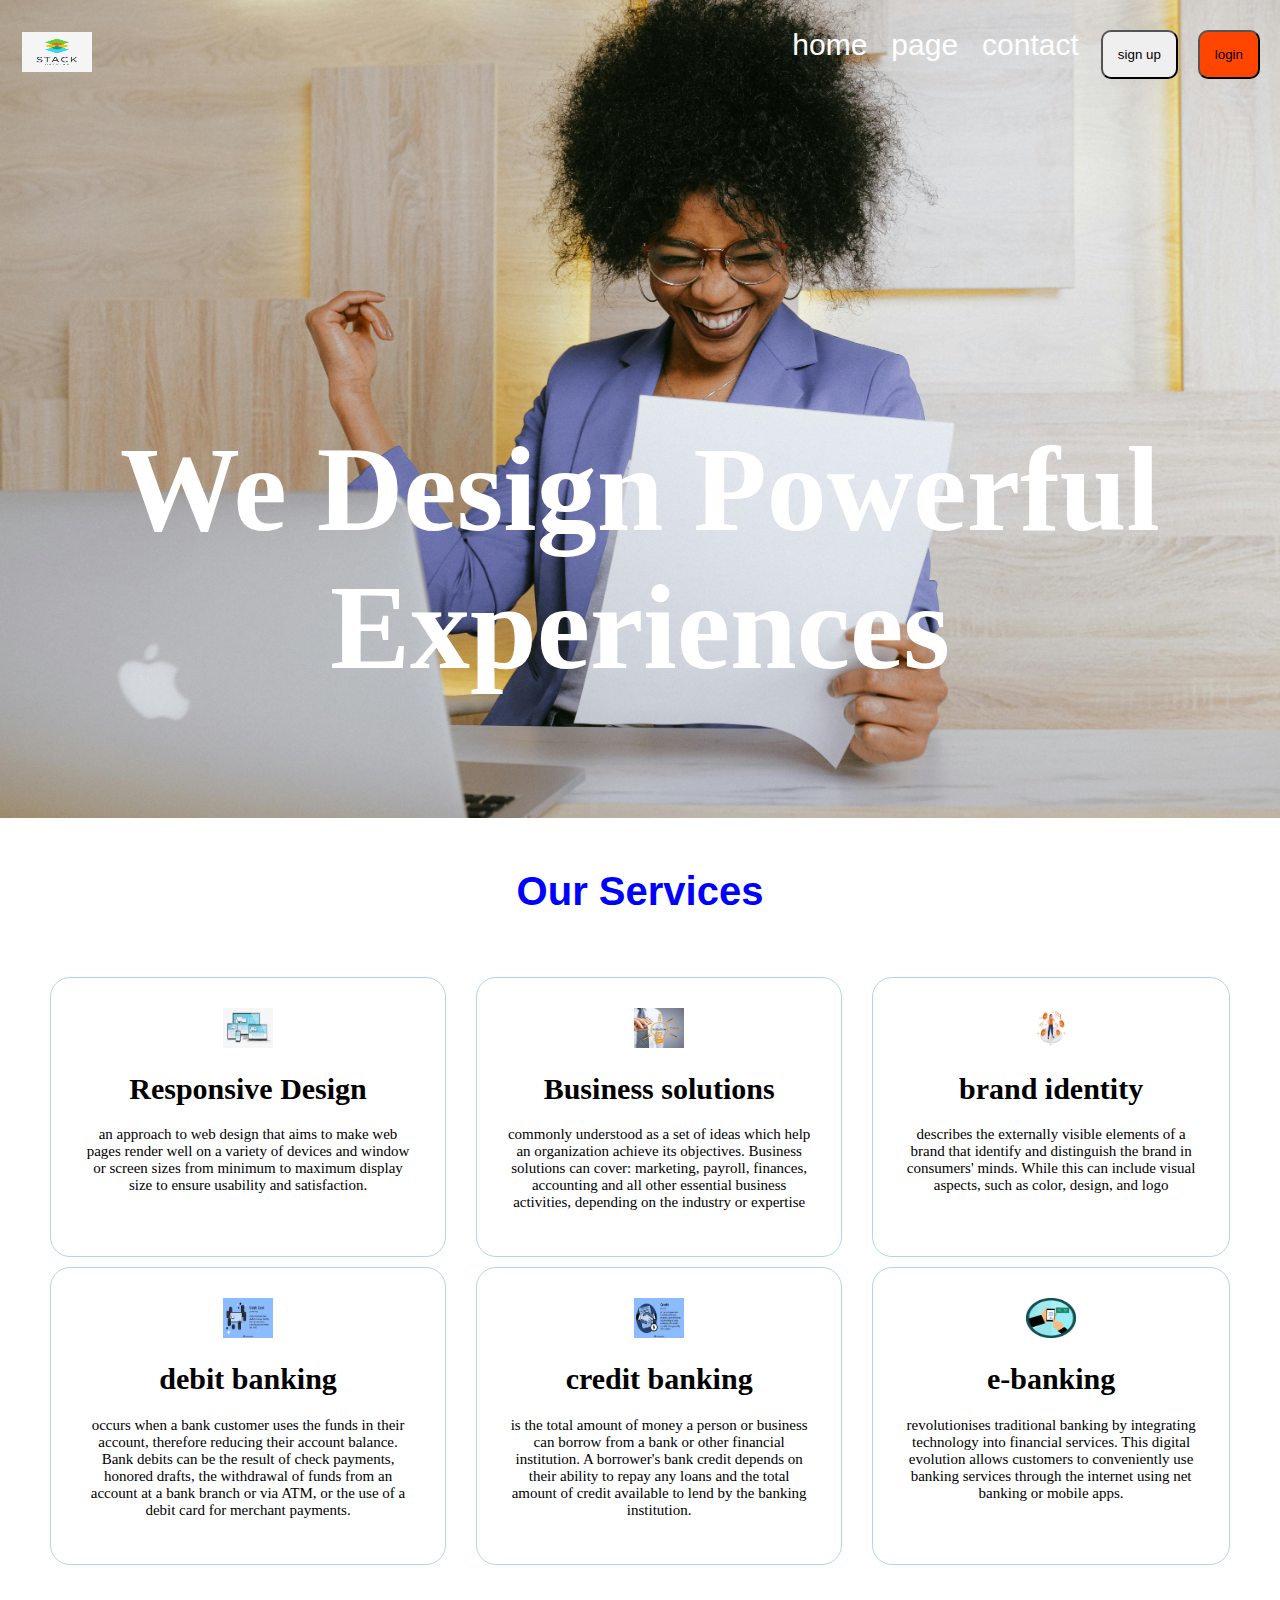
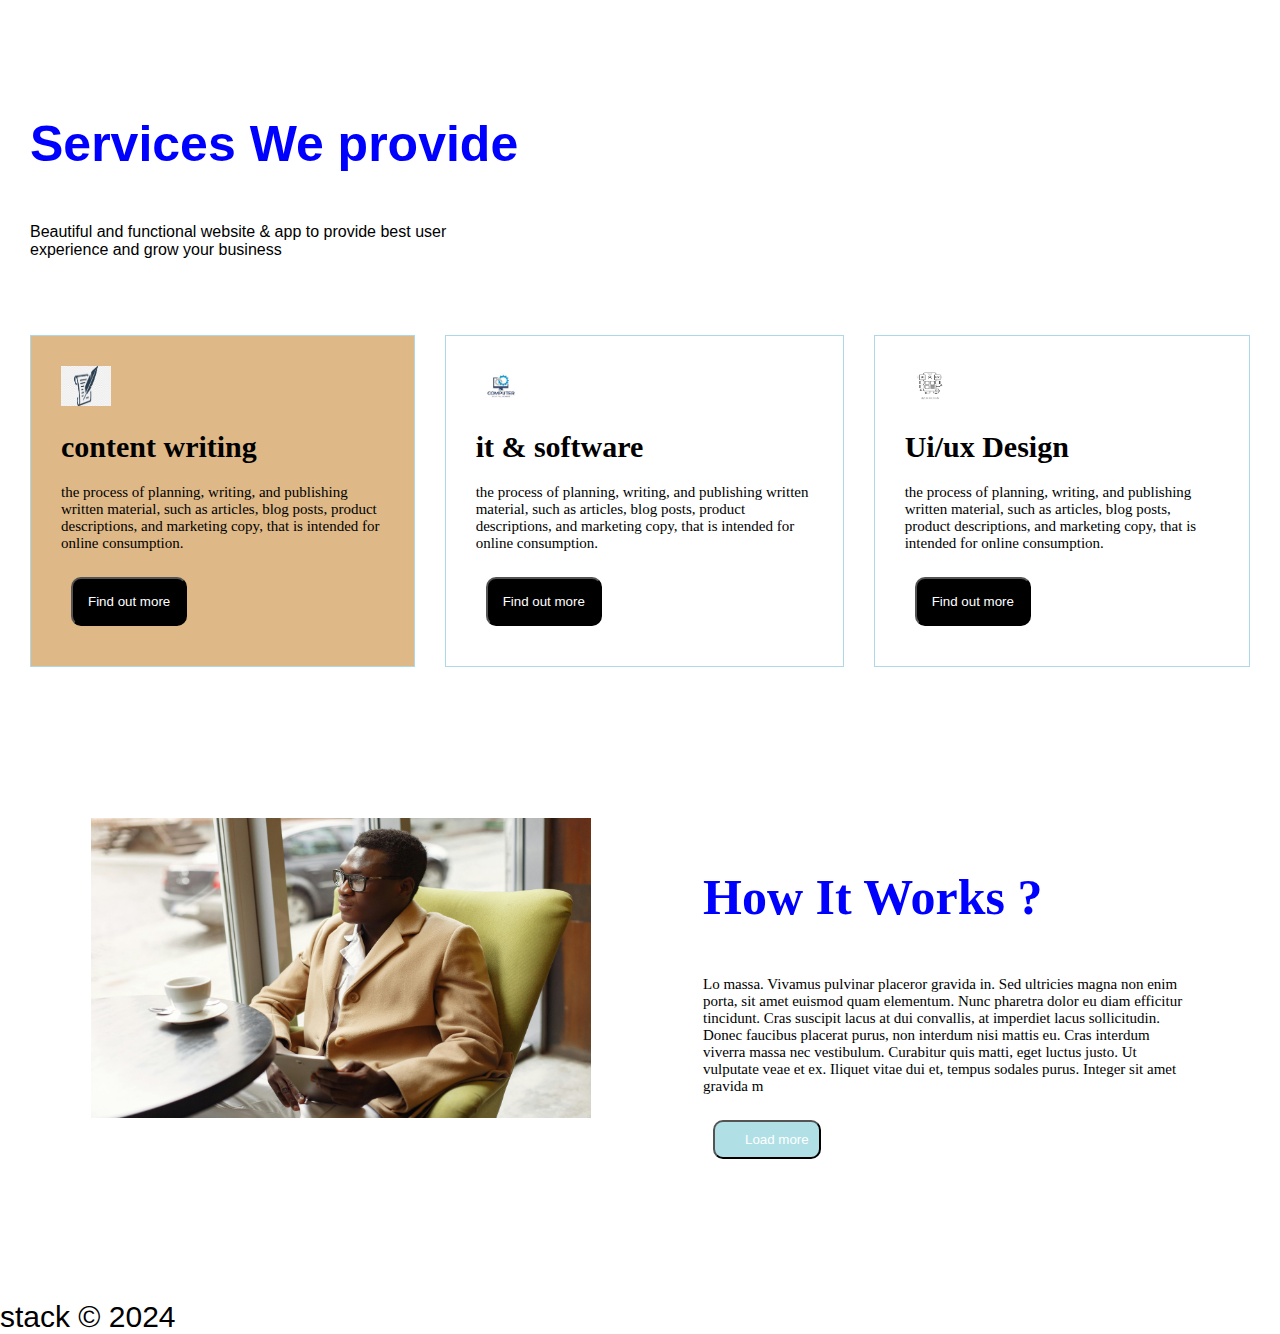
<file: index.html>
<!DOCTYPE html>
<html lang="en">
<head>
    <meta charset="UTF-8">
    <meta name="viewport" content="width=device-width, initial-scale=1.0">
    <title>stack</title>
    <link rel="stylesheet" href="style.css">
</head>
<body>
    <div class="mee">
    <div class="header">
        <a href="#default" class="logo">
            <img src="stack.jpg" alt="" width="70px" height="40px" >
        </a>
        <div class="cee">
        <button class="login">login</button>
        <button class="signup">sign up</button>
        <a class="active" href="#contact">contact</a>
       <a href="#page">page</a>
       <a href="https://www.facebook.com">home</a>
       </div>
        </ul>
        </div>
        <div class="writeup">
            <h1>We Design Powerful<br>
                Experiences
            </h1>
        </div>
    </div>
    <br>
    <h2><span style="color: blue;"> Our Services </h2>
    <div class="grid-container">
        <div class="container1">
            <img src="responsive.jpg" width="50px" height="40px" >
            <h1>Responsive Design</h1>
            <p>an approach to web design that aims to make web pages render well on a variety of devices and window or screen sizes from minimum to maximum display size to ensure usability and satisfaction.
            </p>
        </div>
        <div class="container2">
            <img src="solution.jpg" width="50px" height="40px">
            <h1>Business solutions</h1>
            <p>commonly understood as a set of ideas which help an organization achieve its objectives. Business solutions can cover: marketing, payroll, finances, accounting and all other essential business activities, depending on the industry or expertise
            </p>
        </div>
        <div class="container3">
            <img src="identity.jpg" width="50px" height="40px">
            <h1>brand identity</h1>
            <p> describes the externally visible elements of a brand that identify and distinguish the brand in consumers' minds. While this can include visual aspects, such as color, design, and logo
            </p>
        </div>
        <div class="container4">
            <img src="debit.jpg" width="50px" height="40px">
            <h1>debit banking</h1>
            <p> occurs when a bank customer uses the funds in their account, therefore reducing their account balance. Bank debits can be the result of check payments, honored drafts, the withdrawal of funds from an account at a bank branch or via ATM, or the use of a debit card for merchant payments.
            </p>
        </div>
        <div class="container5">
            <img src="credit.jpg" width="50px" height="40px">
            <h1>credit banking</h1>
            <p> is the total amount of money a person or business can borrow from a bank or other financial institution. A borrower's bank credit depends on their ability to repay any loans and the total amount of credit available to lend by the banking institution.
            </p>
        </div>
        <div class="container6">
            <img src="images.png" width="50px" height="40px">
            <h1>e-banking</h1>
            <p> revolutionises traditional banking by integrating technology into financial services. This digital evolution allows customers to conveniently use banking services through the internet using net banking or mobile apps.
            </p>
        </div>
    </div>
<div class="services">
    <h3><span style="color:blue;"> Services We provide</h3>
    <p>Beautiful and functional website & app to provide
        best user<br>experience and grow your business
    </p>
</div>
    <div class="grid-container1">
<div class="container7">
    <img src="content writing.png" width="50px" height="40px">
    <h1>content writing</h1>
    <p>the process of planning, writing, and publishing written material, such as articles, blog posts, product descriptions, and marketing copy, that is intended for online consumption.</p>
    <button class="findoutmore">Find out more</button>
</div>
<div class="container8">
    <img src="software.jpg" width="50px" height="40px">
    <h1>it & software</h1>
    <p>the process of planning, writing, and publishing written material, such as articles, blog posts, product descriptions, and marketing copy, that is intended for online consumption.</p>
    <button class="findoutmore">Find out more</button>
</div>
<div class="container9">
    <img src="ui.avif" width="50px" height="40px">
    <h1>Ui/ux Design</h1>
    <p>the process of planning, writing, and publishing written material, such as articles, blog posts, product descriptions, and marketing copy, that is intended for online consumption.</p>
    <button class="findoutmore">Find out more</button>
</div>
    </div>
    <div class="grid-container3">
        <div class="container10">
            <img src="business man.jpg" width="500px" height="300px" >
        </div>
        <div class="container11">
<h3><span style="color: blue;"> How It Works ?</h3>
<p>Lo massa. Vivamus pulvinar placeror gravida in. Sed ultricies magna non enim porta, sit amet euismod quam elementum. Nunc pharetra dolor eu diam efficitur tincidunt. Cras suscipit lacus at dui convallis, at imperdiet lacus sollicitudin. Donec faucibus placerat purus, non interdum nisi mattis eu. Cras interdum viverra massa nec vestibulum.
    Curabitur quis matti, eget luctus justo. Ut vulputate veae et ex. Iliquet vitae dui et, tempus sodales purus. Integer sit amet gravida m</p>
    <button class="load">Load more</button>
        </div>
    </div>
    <footer>
        stack © 2024
    </footer>
</body>
</html>
</file>
<file: style.css>
*{
    box-sizing: border-box;
}
.mee{
    background-image: url("we4.jpg");
    min-height: 650px;
    background-position: center;
    background-repeat: no-repeat;
    background-size: cover;
}
body{
margin: 0%;
font-family: Arial, Helvetica, sans-serif;
}
.header{
    overflow: hidden;
    padding: 20px 10px;
}
button.login{
    float: right;
}
button.signup{
    float: right;
}
.header a{
    float: right;
    color: white;
    text-align: center;
    padding: 12px;
    text-decoration: none;
    font-size: 30px;
    line-height: 25px;
    border-radius: 4px;
}
.header a.logo{
    font-size: 25px;
    font-weight: bold;
    float: left;

}
button{
 padding: 15px ; 
 cursor: pointer; 
 border-radius: 10px; 
 margin-top: 10px;
 float: right;
 margin: 10px;
}
button.login{
    color: black;
background-color: orangered;
border-color: black ;
}
.writeup{
    color: white;
    font-family: 'Times New Roman', Times, serif;
    padding: 40px;
    font-size: 60px;
    text-align: center;
    margin-top: 15%;
}
h2{
    font-size: 30px;
    font-family: 'Segoe UI', Tahoma, Geneva, Verdana, sans-serifs;
text-align: center;
}
.grid-container{
    display: grid;
    grid-template-columns: auto auto auto ;
    gap: 10px;
    padding: 30px;
    border-radius: 20px;
    column-gap: 30px;
    margin-bottom: 40px;

  }
  .grid-container>div{
    background-color: white;
    border: 1px solid black;
    border-color: lightblue;
    border-radius:20px ;
    padding-top: 40px;
    padding: 30px;
text-align: center;
font-size: 15px;
font-family:'Times New Roman', Times, serif;
  }
.container1{
    text-align: center;
    box-sizing: content-box;
    margin-left: 20px;
}
.container2{
    text-align: center;
    box-sizing: content-box;
}
.container3{
    text-align: center;
    box-sizing: content-box;
    margin-right: 20px;
}
.container4{
    text-align: center;
    box-sizing: content-box;
    margin-left: 20px;
}
.container5{
    text-align: center;
    box-sizing: content-box;
}
.container6{
    text-align: center;
    box-sizing: content-box;
    margin-right: 20px;
}
h2{
    font-size: 40px;
    font-family: 'Segoe UI', Tahoma, Geneva, Verdana, sans-serif;
}
.service{
    padding-right:30px;
}
h3{
    font-size: 50px;
}
.grid-container1{
    display: grid;
    grid-template-columns: auto auto auto ;
    gap: 10px;
    padding: 30px;
    column-gap: 30px;
    margin-bottom: 30px
}
.grid-container1 >div{
    border: 1px solid black;
    border-color: lightblue;
    padding-top: 30px;
    padding: 30px;
text-align: center;
font-size: 15px;
font-family:'Times New Roman', Times, serif;
text-align: left;
}
button{
 cursor: pointer; 
 float: none;
}
button.findoutmore{
    color: white;
    background-color: black;
}
.container7{
    background-color: burlywood;
}
 .grid-container3{
    display: grid;
    grid-template-columns: auto auto  ;
    gap: 10px;
    padding: 50px;
    column-gap: 30px;
    margin-bottom: 40px;
}
.grid-container3 >div{
    border: 1px solid white;
    padding-top: 40px;
    padding: 40px;
    text-align: left;
font-size: 15px;
font-family:'Times New Roman', Times, serif;
}
button{
    cursor: pointer; 
 float: left;
}
button.load{
    background-color: powderblue;
    color: white;
    padding: 10px;
    padding-left: 30px;
}
.services{
    padding-left: 30px;
    padding: 30px;
}
footer{
    font-size: 30px;
}
</file>
